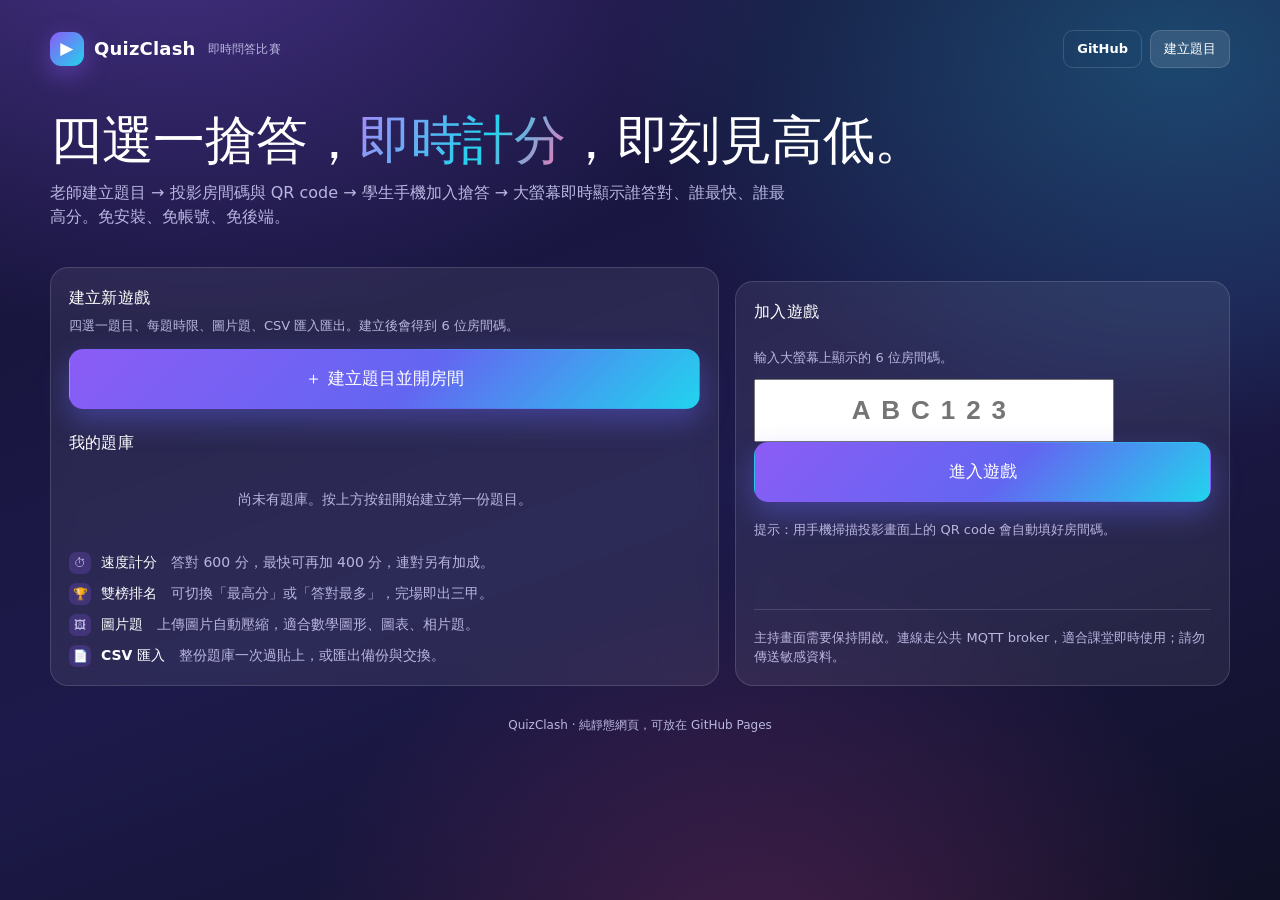
<file: index.html>
<!DOCTYPE html>
<html lang="zh-Hant">
<head>
<meta charset="utf-8">
<meta name="viewport" content="width=device-width, initial-scale=1">
<title>QuizClash · 即時問答比賽</title>
<meta name="description" content="像 Kahoot 的即時問答遊戲：老師建立四選一題目，學生掃 QR code 用手機加入，即時計分、排行榜決勝。">
<link rel="icon" href="data:image/svg+xml,%3Csvg xmlns='http://www.w3.org/2000/svg' viewBox='0 0 32 32'%3E%3Crect width='32' height='32' rx='9' fill='%238b5cf6'/%3E%3Cpath d='M11 10l11 6-11 6z' fill='%23fff'/%3E%3C/svg%3E">
<link rel="stylesheet" href="assets/style.css">
</head>
<body>
<div class="wrap">

  <header class="topbar">
    <a class="brand" href="index.html"><span class="mark">▶</span>QuizClash <small>即時問答比賽</small></a>
    <div class="tools">
      <a class="btn small ghost" href="https://github.com/tyhcch1234/quizclash" target="_blank" rel="noopener">GitHub</a>
      <a class="btn small" href="host.html">建立題目</a>
    </div>
  </header>

  <section class="hero">
    <h1>四選一搶答，<span>即時計分</span>，即刻見高低。</h1>
    <p>老師建立題目 → 投影房間碼與 QR code → 學生手機加入搶答 → 大螢幕即時顯示誰答對、誰最快、誰最高分。免安裝、免帳號、免後端。</p>
  </section>

  <div class="home-grid">
    <div class="card">
      <h2>建立新遊戲</h2>
      <p class="hint">四選一題目、每題時限、圖片題、CSV 匯入匯出。建立後會得到 6 位房間碼。</p>
      <a class="btn primary big" href="host.html" style="margin-top:14px">＋ 建立題目並開房間</a>

      <h2 style="margin-top:22px">我的題庫</h2>
      <div class="quiz-list" id="quizList"></div>

      <ul class="feature-list">
        <li><span class="ico">⏱</span><span><b>速度計分</b>　答對 600 分，最快可再加 400 分，連對另有加成。</span></li>
        <li><span class="ico">🏆</span><span><b>雙榜排名</b>　可切換「最高分」或「答對最多」，完場即出三甲。</span></li>
        <li><span class="ico">🖼</span><span><b>圖片題</b>　上傳圖片自動壓縮，適合數學圖形、圖表、相片題。</span></li>
        <li><span class="ico">📄</span><span><b>CSV 匯入</b>　整份題庫一次過貼上，或匯出備份與交換。</span></li>
      </ul>
    </div>

    <div class="card join-card">
      <h2>加入遊戲</h2>
      <p class="hint">輸入大螢幕上顯示的 6 位房間碼。</p>
      <form id="joinForm" autocomplete="off">
        <input class="code-input" id="code" inputmode="text" maxlength="8" placeholder="ABC123" aria-label="房間碼" spellcheck="false">
        <button class="btn primary big" type="submit">進入遊戲</button>
      </form>
      <p class="hint" id="joinHint">提示：用手機掃描投影畫面上的 QR code 會自動填好房間碼。</p>
      <div style="margin-top:auto;padding-top:12px;border-top:1px solid var(--line)">
        <p class="hint">主持畫面需要保持開啟。連線走公共 MQTT broker，適合課堂即時使用；請勿傳送敏感資料。</p>
      </div>
    </div>
  </div>

  <p class="footer">QuizClash · 純靜態網頁，可放在 GitHub Pages</p>
</div>

<script src="assets/net.js"></script>
<script src="assets/home.js"></script>
</body>
</html>
</file>
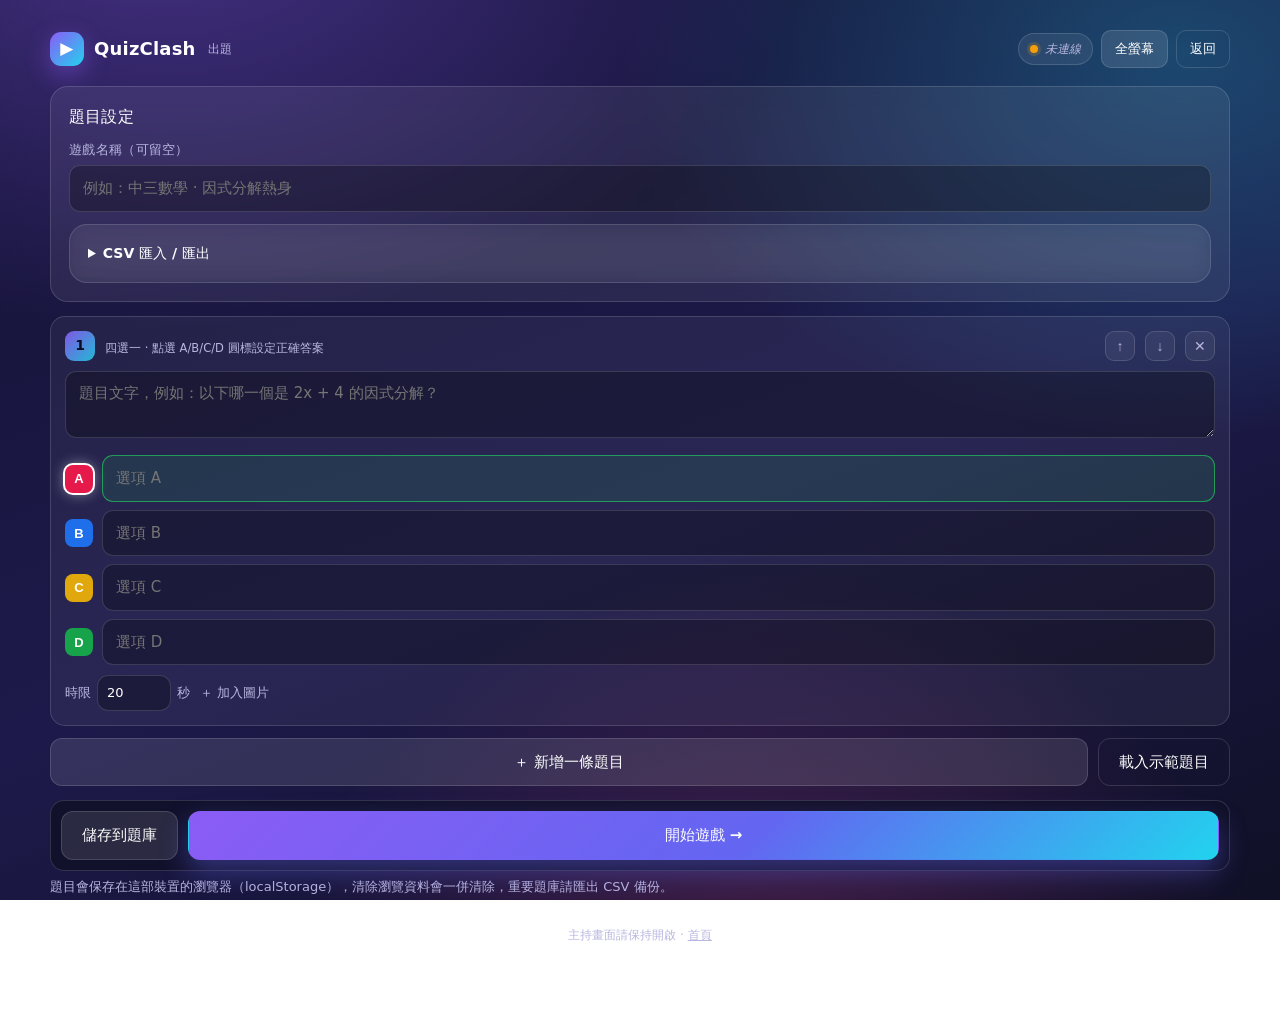
<file: host.html>
<!DOCTYPE html>
<html lang="zh-Hant">
<head>
<meta charset="utf-8">
<meta name="viewport" content="width=device-width, initial-scale=1">
<title>QuizClash · 主持與出題</title>
<meta name="description" content="建立四選一題目、開房間、投影 QR code 與即時排行榜。">
<link rel="icon" href="data:image/svg+xml,%3Csvg xmlns='http://www.w3.org/2000/svg' viewBox='0 0 32 32'%3E%3Crect width='32' height='32' rx='9' fill='%238b5cf6'/%3E%3Cpath d='M11 10l11 6-11 6z' fill='%23fff'/%3E%3C/svg%3E">
<link rel="stylesheet" href="assets/style.css">
</head>
<body>
<div class="wrap">

  <header class="topbar">
    <a class="brand" href="index.html"><span class="mark">▶</span>QuizClash <small id="modeTag">出題</small></a>
    <div class="tools">
      <span class="status" id="status"><i></i><em>未連線</em></span>
      <button class="btn small" type="button" id="btnFull">全螢幕</button>
      <button class="btn small ghost" type="button" id="btnBack">返回</button>
    </div>
  </header>

  <!-- ================= EDITOR ================= -->
  <section id="viewEditor">
    <div class="card">
      <h2>題目設定</h2>
      <label class="field">
        <span>遊戲名稱（可留空）</span>
        <input type="text" id="quizTitle" maxlength="80" placeholder="例如：中三數學 · 因式分解熱身">
      </label>

      <details class="card" style="background:rgba(255,255,255,.045);margin-top:6px">
        <summary style="cursor:pointer;font-weight:700;font-size:14px">CSV 匯入 / 匯出</summary>
        <p class="hint">
          欄位順序：<code>題目, 選項A, 選項B, 選項C, 選項D, 正確答案, 時限秒, 圖片URL</code>。
          正確答案可填 <code>A–D</code>、<code>1–4</code> 或完整選項文字；圖片可留空。
        </p>
        <div class="row" style="margin-top:10px">
          <input type="file" id="csvFile" accept=".csv,text/csv" style="flex:1 1 220px;padding:9px;background:rgba(0,0,0,.28);border:1px solid var(--line);border-radius:11px;font-size:13px">
          <button class="btn small" type="button" id="btnExportQuiz">匯出目前題目</button>
        </div>
        <label class="field">
          <span>或直接貼上 CSV 內容</span>
          <textarea id="csvText" rows="5" placeholder="題目,選項A,選項B,選項C,選項D,正確答案,時限秒,圖片URL&#10;2x+4 的因式分解是？,2(x+2),2(x+4),x(2+4),2x(x+2),A,20,"></textarea>
        </label>
        <button class="btn small" type="button" id="btnImportText">匯入貼上的內容</button>
      </details>

      <div id="errors"></div>
    </div>

    <div id="qlist" style="margin-top:14px"></div>

    <div class="row" style="margin-top:12px">
      <button class="btn" type="button" id="btnAdd" style="flex:1 1 200px">＋ 新增一條題目</button>
      <button class="btn ghost" type="button" id="btnDemo">載入示範題目</button>
    </div>

    <div class="sticky-actions">
      <button class="btn" type="button" id="btnSave">儲存到題庫</button>
      <button class="btn primary" type="button" id="btnStart" style="flex:2 1 220px">開始遊戲 →</button>
    </div>
    <p class="hint">題目會保存在這部裝置的瀏覽器（localStorage），清除瀏覽資料會一併清除，重要題庫請匯出 CSV 備份。</p>
  </section>

  <!-- ================= LIVE ================= -->
  <section id="viewLive" class="hidden">
    <div class="live">
      <aside class="side">
        <div class="card" style="padding:12px">
          <div class="qrbox"><svg id="qr" xmlns="http://www.w3.org/2000/svg"></svg></div>
          <p class="join-url" id="joinUrl">—</p>
          <div class="code-box">
            <span>房間碼</span>
            <strong id="codeText">------</strong>
          </div>
          <button class="btn small wide" type="button" id="btnCopyLink" style="margin-top:8px">複製加入連結</button>
        </div>
        <div class="card" style="padding:14px">
          <div class="stat-num" id="playerCount">0</div>
          <div class="stat-lbl">已加入玩家</div>
          <div class="stat-num" id="answeredCount" style="margin-top:12px">0</div>
          <div class="stat-lbl">本題已作答</div>
        </div>
        <div class="card" style="padding:12px">
          <button class="btn small wide" type="button" id="btnExportResults">匯出成績 CSV</button>
          <button class="btn small wide warn" type="button" id="btnRestart" style="margin-top:8px">重新開始（清除分數）</button>
        </div>
      </aside>

      <main class="stage-card">
        <div class="stage-head">
          <h2 id="phaseLabel">等待玩家</h2>
          <span class="pill" id="progressPill">0 / 0</span>
          <span style="flex:1"></span>
          <button class="btn small ghost" type="button" id="btnSort">排名：最高分</button>
        </div>

        <!-- lobby -->
        <div id="lobbyView">
          <p class="qtext">用手機掃描左邊 QR code<br>或到 <b id="lobbyUrl">—</b> 輸入房間碼</p>
          <p class="hint">玩家加入後名字會出現在這裡。準備好就按「開始第一題」，倒數會同步開始。</p>
          <div class="chips" id="chips"></div>
          <div class="host-controls">
            <button class="btn primary" type="button" id="btnBegin">開始第一題 →</button>
          </div>
        </div>

        <!-- question -->
        <div id="qView" class="hidden">
          <p class="qtext" id="qText"></p>
          <img class="qimage hidden" id="qImage" alt="題目圖片">
          <div class="timerbar" id="timerBar"><i id="timerFill"></i></div>
          <div class="timer-row"><span>剩餘時間</span><b id="timerSec">0s</b></div>
          <div class="tiles" id="tiles"></div>
          <div class="host-controls">
            <button class="btn primary" type="button" id="btnReveal">提早結束並看答案</button>
          </div>
        </div>

        <!-- reveal -->
        <div id="revealView" class="hidden">
          <p class="qtext" id="qTextReveal"></p>
          <div class="tiles" id="tilesReveal"></div>
          <div class="counts" id="counts"></div>
          <div class="board" id="miniBoard" style="margin-top:16px"></div>
          <div class="host-controls">
            <button class="btn primary" type="button" id="btnNext">下一題 →</button>
          </div>
        </div>

        <!-- board / end -->
        <div id="endView" class="hidden">
          <div class="podium" id="podium"></div>
          <div class="board" id="board"></div>
          <div class="host-controls">
            <button class="btn primary" type="button" id="btnPlayAgain">再玩一次</button>
            <button class="btn" type="button" id="btnEditBack">修改題目</button>
          </div>
        </div>
      </main>
    </div>
  </section>

  <p class="footer">主持畫面請保持開啟 · <a href="index.html">首頁</a></p>
</div>

<script src="assets/vendor/mqtt.min.js"></script>
<script src="assets/vendor/qrcode.js"></script>
<script src="assets/core.js"></script>
<script src="assets/net.js"></script>
<script src="assets/host.js"></script>
</body>
</html>
</file>
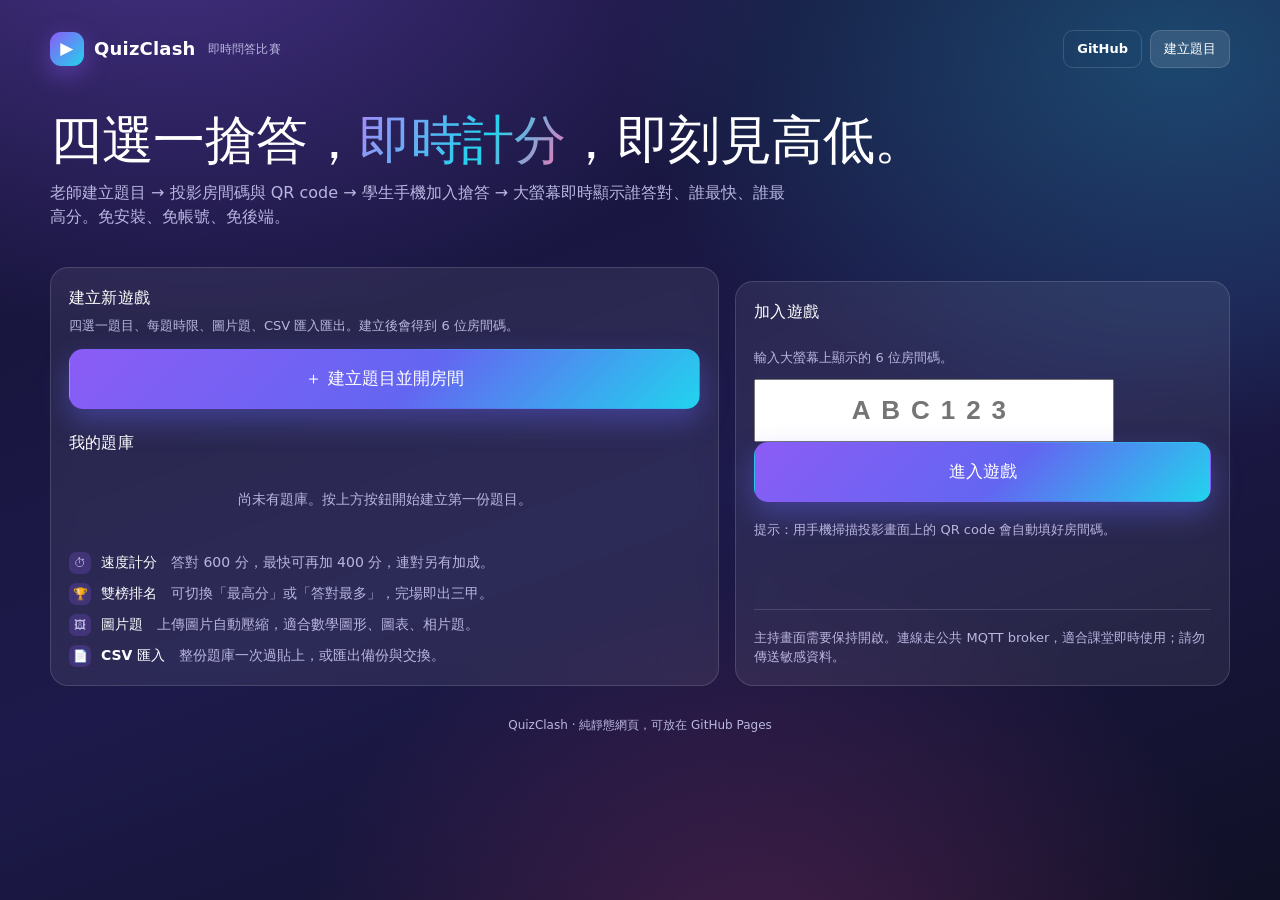
<file: play.html>
<!DOCTYPE html>
<html lang="zh-Hant">
<head>
<meta charset="utf-8">
<meta name="viewport" content="width=device-width, initial-scale=1, viewport-fit=cover">
<title>QuizClash · 玩家</title>
<meta name="description" content="用手機加入 QuizClash 房間搶答四選一題目。">
<meta name="theme-color" content="#141234">
<link rel="icon" href="data:image/svg+xml,%3Csvg xmlns='http://www.w3.org/2000/svg' viewBox='0 0 32 32'%3E%3Crect width='32' height='32' rx='9' fill='%238b5cf6'/%3E%3Cpath d='M11 10l11 6-11 6z' fill='%23fff'/%3E%3C/svg%3E">
<link rel="stylesheet" href="assets/style.css">
</head>
<body>
<div class="player-wrap">

  <header class="topbar" style="padding-bottom:10px">
    <a class="brand" href="index.html" style="font-size:16px"><span class="mark" style="width:30px;height:30px;border-radius:10px;font-size:15px">▶</span>QuizClash</a>
    <div class="tools">
      <span class="status" id="status"><i></i><em>連線中</em></span>
      <span class="pill" id="codePill">房間 —</span>
    </div>
  </header>

  <!-- join -->
  <section class="card player-card" id="joinView">
    <h2>加入遊戲</h2>
    <p class="hint">輸入你的名字，主持人才認得你。</p>
    <form id="nameForm" autocomplete="off">
      <label class="field">
        <span>你的名字</span>
        <input type="text" id="nameInput" maxlength="16" placeholder="例如：小明" required>
      </label>
      <button class="btn primary big" type="submit">加入房間</button>
    </form>
    <p class="hint" id="joinMsg">房間碼：<b id="joinCode">—</b></p>
  </section>

  <!-- game -->
  <section class="player-card hidden" id="gameView">
    <div class="my-score">
      <div>
        <div class="stat-lbl">我的分數</div>
        <div class="v" id="myScore">0</div>
      </div>
      <div style="text-align:right">
        <div class="stat-lbl">答對</div>
        <div class="v" id="myCorrect" style="font-size:16px">0</div>
      </div>
    </div>

    <div id="waitView" class="waiting">
      <div class="spin"></div>
      <div id="waitText">等待主持人開始…</div>
    </div>

    <div id="questionView" class="hidden">
      <div class="pmeta">
        <span>第 <b id="qNo">1</b> / <b id="qTotal">1</b> 題</span>
        <b id="pTimer">0s</b>
      </div>
      <div class="timerbar" id="pBar"><i id="pFill"></i></div>
      <p class="pq" id="pText"></p>
      <img class="qimage hidden" id="pImage" alt="題目圖片">
      <div class="answers" id="answers"></div>
    </div>

    <div id="answerView" class="hidden">
      <div class="feedback wait">
        <div class="big" id="ansBig">已收到答案</div>
        <div class="sub" id="ansSub">等其他人作答…</div>
      </div>
    </div>

    <div id="resultView" class="hidden">
      <div class="feedback good" id="fbBox">
        <div class="big" id="fbBig">答對了！</div>
        <div class="sub" id="fbSub"></div>
        <div class="gain" id="fbGain"></div>
      </div>
    </div>

    <div id="endView" class="hidden">
      <div class="feedback wait">
        <div class="big" id="endBig">遊戲結束</div>
        <div class="sub" id="endSub"></div>
      </div>
      <div class="board" id="pBoard" style="margin-top:12px"></div>
    </div>
  </section>

  <p class="footer">保持此頁開啟 · 斷線會自動重連</p>
</div>

<script src="assets/vendor/mqtt.min.js"></script>
<script src="assets/core.js"></script>
<script src="assets/net.js"></script>
<script src="assets/play.js"></script>
</body>
</html>
</file>
<file: assets/style.css>
/* QuizClash — vibrant, projector-friendly quiz game */
:root {
  --bg: #141234;
  --bg2: #1d1a4b;
  --ink: #ffffff;
  --muted: #b9b6e0;
  --line: rgba(255, 255, 255, 0.14);
  --card: rgba(255, 255, 255, 0.07);
  --card-2: rgba(255, 255, 255, 0.11);
  --brand: #8b5cf6;
  --brand-2: #22d3ee;
  --ok: #22c55e;
  --bad: #ef4444;
  --a: #e6194b;
  --b: #1f6feb;
  --c: #e0a80d;
  --d: #17a34a;
  --r: 18px;
  font-synthesis-weight: none;
}

* { box-sizing: border-box; }

html, body { margin: 0; padding: 0; }

body {
  min-height: 100vh;
  background:
    radial-gradient(1100px 700px at 12% -10%, rgba(139, 92, 246, 0.42), transparent 60%),
    radial-gradient(900px 620px at 92% 6%, rgba(34, 211, 238, 0.26), transparent 62%),
    radial-gradient(800px 700px at 60% 110%, rgba(236, 72, 153, 0.22), transparent 60%),
    linear-gradient(160deg, var(--bg) 0%, var(--bg2) 55%, #101026 100%);
  background-attachment: fixed;
  color: var(--ink);
  font-family: "PingFang TC", "Noto Sans TC", "Microsoft JhengHei", "Hiragino Sans GB", system-ui, -apple-system, "Segoe UI", sans-serif;
  -webkit-font-smoothing: antialiased;
  line-height: 1.5;
}

a { color: inherit; }

.wrap { width: min(1180px, 100% - 32px); margin: 0 auto; padding: 20px 0 48px; }
.wrap.narrow { width: min(760px, 100% - 32px); }

/* ---------- top bar ---------- */
.topbar {
  display: flex; align-items: center; justify-content: space-between; gap: 12px;
  padding: 10px 0 18px; flex-wrap: wrap;
}
.brand { display: flex; align-items: center; gap: 10px; font-weight: 800; letter-spacing: 0.2px; text-decoration: none; font-size: 18px; }
.brand .mark {
  width: 34px; height: 34px; border-radius: 11px; display: grid; place-items: center;
  background: linear-gradient(135deg, var(--brand), var(--brand-2));
  box-shadow: 0 8px 24px rgba(139, 92, 246, 0.45);
  font-size: 17px;
}
.brand small { font-weight: 500; color: var(--muted); font-size: 12px; margin-left: 2px; }
.topbar .tools { display: flex; gap: 8px; align-items: center; flex-wrap: wrap; }

.status {
  display: inline-flex; align-items: center; gap: 7px; font-size: 12px;
  padding: 6px 11px; border-radius: 999px; background: var(--card); border: 1px solid var(--line);
  color: var(--muted); white-space: nowrap;
}
.status i { width: 8px; height: 8px; border-radius: 50%; background: #f59e0b; box-shadow: 0 0 0 3px rgba(245, 158, 11, 0.18); }
.status.live i { background: var(--ok); box-shadow: 0 0 0 3px rgba(34, 197, 94, 0.2); }
.status.off i { background: var(--bad); box-shadow: 0 0 0 3px rgba(239, 68, 68, 0.2); }

/* ---------- buttons ---------- */
.btn {
  appearance: none; border: 1px solid var(--line); background: var(--card-2); color: var(--ink);
  font: inherit; font-weight: 700; font-size: 15px; padding: 12px 20px; border-radius: 12px;
  cursor: pointer; transition: transform 0.12s ease, background 0.16s ease, box-shadow 0.16s ease;
  text-decoration: none; display: inline-flex; align-items: center; gap: 8px; justify-content: center;
}
.btn:hover { background: rgba(255, 255, 255, 0.17); }
.btn:active { transform: translateY(1px) scale(0.995); }
.btn:disabled { opacity: 0.42; cursor: not-allowed; }
.btn.primary {
  background: linear-gradient(135deg, #8b5cf6, #6366f1 55%, #22d3ee);
  border-color: transparent; box-shadow: 0 12px 28px rgba(99, 102, 241, 0.4);
}
.btn.primary:hover { filter: brightness(1.06); }
.btn.small { padding: 8px 13px; font-size: 13px; border-radius: 10px; }
.btn.big { padding: 16px 28px; font-size: 17px; border-radius: 14px; width: 100%; }
.btn.ghost { background: transparent; }
.btn.danger { background: rgba(239, 68, 68, 0.16); border-color: rgba(239, 68, 68, 0.4); color: #fecaca; }
.btn.warn { background: rgba(245, 158, 11, 0.16); border-color: rgba(245, 158, 11, 0.42); color: #fde68a; }

/* ---------- cards & fields ---------- */
.card {
  background: var(--card); border: 1px solid var(--line); border-radius: var(--r);
  padding: 18px; backdrop-filter: blur(10px);
}
.card + .card { margin-top: 14px; }
.card h2, .card h3 { margin: 0 0 6px; font-size: 16px; letter-spacing: 0.2px; }
.hint { color: var(--muted); font-size: 13px; margin: 6px 0 0; }
.field { display: block; margin: 12px 0; }
.field > span { display: block; font-size: 12.5px; color: var(--muted); margin-bottom: 6px; font-weight: 600; letter-spacing: 0.3px; }
input[type="text"], input[type="number"], textarea, select {
  width: 100%; background: rgba(0, 0, 0, 0.28); color: var(--ink);
  border: 1px solid var(--line); border-radius: 11px; padding: 11px 13px;
  font: inherit; font-size: 15px; outline: none; transition: border-color 0.15s ease, box-shadow 0.15s ease;
}
input:focus, textarea:focus, select:focus { border-color: rgba(139, 92, 246, 0.85); box-shadow: 0 0 0 3px rgba(139, 92, 246, 0.22); }
textarea { resize: vertical; min-height: 62px; line-height: 1.45; }
select option { color: #111; }
.row { display: flex; gap: 10px; flex-wrap: wrap; align-items: center; }
.row > .grow { flex: 1 1 200px; }

/* ---------- home ---------- */
.hero { padding: 26px 0 8px; }
.hero h1 { font-size: clamp(30px, 5.4vw, 52px); line-height: 1.1; margin: 0 0 12px; letter-spacing: -0.5px; }
.hero h1 span { background: linear-gradient(120deg, #a78bfa, #22d3ee 60%, #f472b6); -webkit-background-clip: text; background-clip: text; color: transparent; }
.hero p { color: var(--muted); font-size: 16px; max-width: 46em; margin: 0 0 22px; }
.home-grid { display: grid; grid-template-columns: 1.15fr 0.85fr; gap: 16px; margin-top: 8px; }
.join-card { display: flex; flex-direction: column; gap: 12px; }
.code-input {
  text-transform: uppercase; letter-spacing: 0.42em; font-size: 26px !important; font-weight: 800;
  text-align: center; padding: 14px 10px !important;
}
.feature-list { list-style: none; padding: 0; margin: 14px 0 0; display: grid; gap: 9px; }
.feature-list li { display: flex; gap: 10px; align-items: flex-start; color: var(--muted); font-size: 14px; }
.feature-list b { color: var(--ink); }
.feature-list .ico { flex: 0 0 auto; width: 22px; height: 22px; border-radius: 7px; display: grid; place-items: center; background: rgba(139, 92, 246, 0.22); font-size: 12px; }
.quiz-list { display: grid; gap: 10px; }
.quiz-row {
  display: flex; align-items: center; gap: 12px; padding: 12px 14px; border-radius: 13px;
  background: rgba(255, 255, 255, 0.06); border: 1px solid var(--line);
}
.quiz-row .meta { flex: 1 1 auto; min-width: 0; }
.quiz-row .nm { font-weight: 700; overflow: hidden; text-overflow: ellipsis; white-space: nowrap; }
.quiz-row .sub { font-size: 12px; color: var(--muted); }

/* ---------- editor ---------- */
.editor-layout { display: grid; grid-template-columns: 1fr; gap: 14px; }
.qcard { background: rgba(255, 255, 255, 0.055); border: 1px solid var(--line); border-radius: 15px; padding: 14px; }
.qcard + .qcard { margin-top: 12px; }
.qcard-head { display: flex; align-items: center; gap: 10px; margin-bottom: 10px; }
.qno {
  width: 30px; height: 30px; border-radius: 9px; display: grid; place-items: center; font-weight: 800; font-size: 14px;
  background: linear-gradient(135deg, rgba(139, 92, 246, 0.9), rgba(34, 211, 238, 0.85)); color: #0b0b21;
}
.qcard-head .spacer { flex: 1; }
.icon-btn {
  appearance: none; border: 1px solid var(--line); background: rgba(255, 255, 255, 0.06); color: var(--muted);
  width: 30px; height: 30px; border-radius: 9px; cursor: pointer; font-size: 14px; line-height: 1; display: grid; place-items: center;
}
.icon-btn:hover { color: var(--ink); background: rgba(255, 255, 255, 0.15); }
.icon-btn.del:hover { background: rgba(239, 68, 68, 0.25); color: #fecaca; }
.opts { display: grid; gap: 8px; margin-top: 10px; }
.opt-row { display: flex; align-items: center; gap: 9px; }
.opt-tag {
  flex: 0 0 auto; width: 28px; height: 28px; border-radius: 8px; display: grid; place-items: center;
  font-weight: 800; font-size: 13px; color: #fff; cursor: pointer; border: 2px solid transparent; user-select: none;
}
.opt-row[data-c="0"] .opt-tag { background: var(--a); }
.opt-row[data-c="1"] .opt-tag { background: var(--b); }
.opt-row[data-c="2"] .opt-tag { background: var(--c); }
.opt-row[data-c="3"] .opt-tag { background: var(--d); }
.opt-row.is-correct .opt-tag { box-shadow: 0 0 0 2px #fff, 0 0 14px rgba(255, 255, 255, 0.55); }
.opt-row.is-correct input { border-color: rgba(34, 197, 94, 0.7); background: rgba(34, 197, 94, 0.12); }
.opt-hint { font-size: 11.5px; color: var(--muted); margin-top: 6px; }
.qfoot { display: flex; gap: 10px; align-items: center; margin-top: 10px; flex-wrap: wrap; }
.qfoot label { display: inline-flex; align-items: center; gap: 6px; font-size: 12.5px; color: var(--muted); }
.qfoot input[type="number"] { width: 74px; padding: 7px 9px; font-size: 13px; }
.thumb {
  width: 100%; max-height: 190px; object-fit: contain; border-radius: 10px; margin-top: 8px;
  background: rgba(0, 0, 0, 0.3); border: 1px solid var(--line);
}
.sticky-actions {
  position: sticky; bottom: 12px; display: flex; gap: 10px; flex-wrap: wrap;
  background: rgba(16, 16, 40, 0.82); border: 1px solid var(--line); border-radius: 14px; padding: 10px;
  backdrop-filter: blur(12px); margin-top: 14px;
}
.err-box { border-left: 3px solid var(--bad); background: rgba(239, 68, 68, 0.12); padding: 10px 12px; border-radius: 10px; font-size: 13px; margin-top: 10px; }
.err-box ul { margin: 6px 0 0; padding-left: 18px; }
.ok-box { border-left: 3px solid var(--ok); background: rgba(34, 197, 94, 0.12); padding: 10px 12px; border-radius: 10px; font-size: 13px; margin-top: 10px; }

/* ---------- host live stage ---------- */
.live { display: grid; grid-template-columns: 280px 1fr; gap: 14px; align-items: start; }
.side { display: grid; gap: 12px; position: sticky; top: 12px; }
.qrbox { background: #fff; border-radius: 14px; padding: 10px; line-height: 0; }
.qrbox svg { width: 100%; height: auto; display: block; }
.join-url { font-size: 11.5px; color: var(--muted); text-align: center; word-break: break-all; margin: 8px 0 0; }
.code-box { text-align: center; margin-top: 6px; }
.code-box span { font-size: 11.5px; color: var(--muted); display: block; letter-spacing: 1.4px; }
.code-box strong { font-size: 30px; letter-spacing: 0.22em; font-family: ui-monospace, "SF Mono", Menlo, monospace; }
.stat-num { font-size: 30px; font-weight: 800; line-height: 1; }
.stat-lbl { font-size: 11.5px; color: var(--muted); margin-top: 4px; }

.stage-card { background: var(--card); border: 1px solid var(--line); border-radius: 20px; padding: 20px; min-height: 380px; }
.stage-head { display: flex; align-items: center; gap: 10px; margin-bottom: 14px; flex-wrap: wrap; }
.stage-head h2 { margin: 0; font-size: 13px; letter-spacing: 1.2px; color: var(--muted); font-weight: 700; text-transform: uppercase; }
.pill { font-size: 11.5px; padding: 4px 10px; border-radius: 999px; background: rgba(139, 92, 246, 0.24); border: 1px solid rgba(139, 92, 246, 0.4); }
.qtext { font-size: clamp(21px, 3.1vw, 34px); font-weight: 800; line-height: 1.28; margin: 6px 0 14px; letter-spacing: -0.2px; }
.qimage { max-width: 100%; max-height: 32vh; object-fit: contain; border-radius: 14px; display: block; margin: 0 auto 14px; background: rgba(0, 0, 0, 0.28); }

.timerbar { height: 10px; border-radius: 999px; background: rgba(255, 255, 255, 0.12); overflow: hidden; margin-bottom: 6px; }
.timerbar > i { display: block; height: 100%; width: 100%; border-radius: 999px; background: linear-gradient(90deg, #22d3ee, #8b5cf6); transition: width 0.25s linear; }
.timerbar.low > i { background: linear-gradient(90deg, #f59e0b, #ef4444); }
.timer-row { display: flex; justify-content: space-between; font-size: 12px; color: var(--muted); margin-bottom: 14px; }
.timer-row b { color: var(--ink); font-size: 14px; font-variant-numeric: tabular-nums; }

.tiles { display: grid; grid-template-columns: 1fr 1fr; gap: 12px; }
.tile {
  position: relative; display: flex; align-items: center; gap: 12px; padding: 16px 16px;
  border-radius: 14px; font-weight: 700; font-size: clamp(15px, 1.6vw, 19px); min-height: 84px;
  border: 2px solid transparent; overflow: hidden; word-break: break-word; line-height: 1.3;
}
.tile[data-c="0"] { background: var(--a); }
.tile[data-c="1"] { background: var(--b); }
.tile[data-c="2"] { background: var(--c); }
.tile[data-c="3"] { background: var(--d); }
.tile .shape { flex: 0 0 auto; width: 22px; height: 22px; background: rgba(255, 255, 255, 0.9); }
.tile[data-c="0"] .shape { clip-path: polygon(50% 0, 100% 100%, 0 100%); }
.tile[data-c="1"] .shape { clip-path: polygon(50% 0, 100% 50%, 50% 100%, 0 50%); }
.tile[data-c="2"] .shape { border-radius: 50%; }
.tile[data-c="3"] .shape { border-radius: 3px; }
.tile.dim { opacity: 0.34; }
.tile.correct { border-color: #fff; box-shadow: 0 0 0 3px rgba(255, 255, 255, 0.28), 0 10px 30px rgba(0, 0, 0, 0.3); }
.tile .badge {
  margin-left: auto; font-size: 13px; font-weight: 800; background: rgba(0, 0, 0, 0.32);
  padding: 3px 9px; border-radius: 999px; flex: 0 0 auto;
}

.counts { display: grid; gap: 9px; margin-top: 14px; }
.count-row { display: grid; grid-template-columns: 26px 1fr 46px; gap: 9px; align-items: center; font-size: 13px; }
.count-row .bar { height: 12px; border-radius: 999px; background: rgba(255, 255, 255, 0.1); overflow: hidden; }
.count-row .bar > i { display: block; height: 100%; border-radius: 999px; transition: width 0.4s ease; }
.count-row[data-c="0"] .bar > i { background: var(--a); }
.count-row[data-c="1"] .bar > i { background: var(--b); }
.count-row[data-c="2"] .bar > i { background: var(--c); }
.count-row[data-c="3"] .bar > i { background: var(--d); }
.count-row .num { text-align: right; font-variant-numeric: tabular-nums; color: var(--muted); }
.count-row.answer .tag { font-weight: 800; }

.host-controls { display: flex; gap: 10px; margin-top: 16px; flex-wrap: wrap; }
.host-controls .btn { flex: 1 1 140px; }

/* players waiting chips */
.chips { display: flex; flex-wrap: wrap; gap: 8px; margin-top: 12px; }
.chip {
  padding: 6px 12px; border-radius: 999px; font-size: 13.5px; font-weight: 700;
  background: rgba(255, 255, 255, 0.12); border: 1px solid var(--line);
  animation: pop 0.28s ease;
}
@keyframes pop { from { transform: scale(0.7); opacity: 0; } to { transform: scale(1); opacity: 1; } }
.empty-note { color: var(--muted); font-size: 14px; padding: 28px 0; text-align: center; }

/* leaderboard */
.board { display: grid; gap: 8px; }
.board-row {
  display: grid; grid-template-columns: 40px 1fr auto auto; gap: 12px; align-items: center;
  padding: 11px 14px; border-radius: 12px; background: rgba(255, 255, 255, 0.07); border: 1px solid var(--line);
  animation: slide 0.35s ease;
}
@keyframes slide { from { transform: translateY(6px); opacity: 0; } to { transform: none; opacity: 1; } }
.board-row .rk { font-weight: 800; color: var(--muted); font-variant-numeric: tabular-nums; }
.board-row.top1 { background: linear-gradient(90deg, rgba(250, 204, 21, 0.24), rgba(255, 255, 255, 0.05)); border-color: rgba(250, 204, 21, 0.45); }
.board-row.top2 { background: linear-gradient(90deg, rgba(203, 213, 225, 0.2), rgba(255, 255, 255, 0.05)); }
.board-row.top3 { background: linear-gradient(90deg, rgba(217, 119, 6, 0.2), rgba(255, 255, 255, 0.05)); }
.board-row .nm { font-weight: 700; overflow: hidden; text-overflow: ellipsis; white-space: nowrap; }
.board-row .sc { font-weight: 800; font-variant-numeric: tabular-nums; }
.board-row .cr { font-size: 12px; color: var(--muted); font-variant-numeric: tabular-nums; }
.board-row.me { outline: 2px solid rgba(34, 211, 238, 0.6); }
.podium { display: grid; grid-template-columns: repeat(3, 1fr); gap: 10px; align-items: end; margin: 18px 0 6px; }
.pod { text-align: center; padding: 14px 8px; border-radius: 14px; background: rgba(255, 255, 255, 0.07); border: 1px solid var(--line); }
.pod .who { font-weight: 800; font-size: 15px; overflow: hidden; text-overflow: ellipsis; white-space: nowrap; }
.pod .pts { font-size: 22px; font-weight: 800; margin-top: 4px; font-variant-numeric: tabular-nums; }
.pod .medal { font-size: 26px; line-height: 1; }
.pod.p1 { background: linear-gradient(180deg, rgba(250, 204, 21, 0.3), rgba(255, 255, 255, 0.05)); border-color: rgba(250, 204, 21, 0.5); transform: translateY(-8px); }

/* ---------- player ---------- */
.player-wrap { width: min(560px, 100% - 24px); margin: 0 auto; padding: 16px 0 26px; min-height: 100vh; display: flex; flex-direction: column; }
.player-card { flex: 1; display: flex; flex-direction: column; gap: 14px; }
.pq { font-size: clamp(19px, 5.2vw, 25px); font-weight: 800; line-height: 1.3; }
.pmeta { display: flex; justify-content: space-between; font-size: 12.5px; color: var(--muted); }
.pmeta b { color: var(--ink); }
.answers { display: grid; gap: 10px; }
.pbtn {
  appearance: none; border: none; color: #fff; font: inherit; font-weight: 800;
  display: flex; align-items: center; gap: 12px; padding: 20px 16px; border-radius: 15px;
  font-size: clamp(16px, 4.4vw, 19px); text-align: left; cursor: pointer; min-height: 72px;
  transition: transform 0.1s ease, filter 0.15s ease, opacity 0.2s ease; line-height: 1.25;
  box-shadow: 0 8px 22px rgba(0, 0, 0, 0.28);
}
.pbtn:active { transform: scale(0.985); }
.pbtn[data-c="0"] { background: var(--a); }
.pbtn[data-c="1"] { background: var(--b); }
.pbtn[data-c="2"] { background: var(--c); }
.pbtn[data-c="3"] { background: var(--d); }
.pbtn .shape { flex: 0 0 auto; width: 20px; height: 20px; background: rgba(255, 255, 255, 0.92); }
.pbtn[data-c="0"] .shape { clip-path: polygon(50% 0, 100% 100%, 0 100%); }
.pbtn[data-c="1"] .shape { clip-path: polygon(50% 0, 100% 50%, 50% 100%, 0 50%); }
.pbtn[data-c="2"] .shape { border-radius: 50%; }
.pbtn[data-c="3"] .shape { border-radius: 3px; }
.pbtn.chosen { outline: 3px solid #fff; outline-offset: 2px; }
.pbtn.dim { opacity: 0.28; }
.pbtn:disabled { cursor: default; }
.pbtn .key { margin-left: auto; font-size: 11px; opacity: 0.7; font-weight: 700; border: 1px solid rgba(255, 255, 255, 0.5); border-radius: 5px; padding: 1px 5px; }

.feedback { border-radius: 16px; padding: 22px 18px; text-align: center; animation: pop 0.3s ease; }
.feedback.good { background: rgba(34, 197, 94, 0.18); border: 1px solid rgba(34, 197, 94, 0.5); }
.feedback.bad { background: rgba(239, 68, 68, 0.16); border: 1px solid rgba(239, 68, 68, 0.45); }
.feedback.wait { background: rgba(255, 255, 255, 0.07); border: 1px solid var(--line); }
.feedback .big { font-size: clamp(26px, 8vw, 34px); font-weight: 800; margin-bottom: 4px; }
.feedback .sub { color: var(--muted); font-size: 14px; }
.gain { display: inline-block; margin-top: 10px; font-weight: 800; font-size: 18px; color: #a7f3d0; }
.my-score { display: flex; justify-content: space-between; align-items: center; padding: 12px 16px; border-radius: 13px; background: rgba(255, 255, 255, 0.08); border: 1px solid var(--line); }
.my-score .v { font-size: 22px; font-weight: 800; font-variant-numeric: tabular-nums; }
.waiting { text-align: center; padding: 30px 10px; color: var(--muted); }
.waiting .spin { width: 34px; height: 34px; border-radius: 50%; border: 3px solid rgba(255, 255, 255, 0.2); border-top-color: var(--brand-2); margin: 0 auto 14px; animation: spin 0.9s linear infinite; }
@keyframes spin { to { transform: rotate(360deg); } }
.wide { width: 100%; }

.toast {
  position: fixed; left: 50%; bottom: 26px; transform: translate(-50%, 16px); opacity: 0;
  background: rgba(20, 18, 52, 0.96); border: 1px solid var(--line); color: #fff;
  padding: 11px 18px; border-radius: 999px; font-size: 13.5px; font-weight: 600;
  transition: opacity 0.22s ease, transform 0.22s ease; pointer-events: none; z-index: 99; max-width: 90vw;
}
.toast.show { opacity: 1; transform: translate(-50%, 0); }

.footer { color: var(--muted); font-size: 12px; text-align: center; padding: 18px 0 6px; }
.footer a { color: var(--muted); }
.hidden { display: none !important; }

@media (max-width: 880px) {
  .home-grid { grid-template-columns: 1fr; }
  .live { grid-template-columns: 1fr; }
  .side { position: static; grid-row: 2; grid-template-columns: 1fr 1fr; }
  .tiles { grid-template-columns: 1fr; }
  .board-row { grid-template-columns: 34px 1fr auto; }
  .board-row .cr { display: none; }
}
@media (max-width: 520px) {
  .side { grid-template-columns: 1fr; }
  .podium { grid-template-columns: 1fr 1fr 1fr; }
  .qtext { font-size: 19px; }
}
@media (prefers-reduced-motion: reduce) {
  * { animation-duration: 0.001ms !important; transition-duration: 0.001ms !important; }
}
</file>
